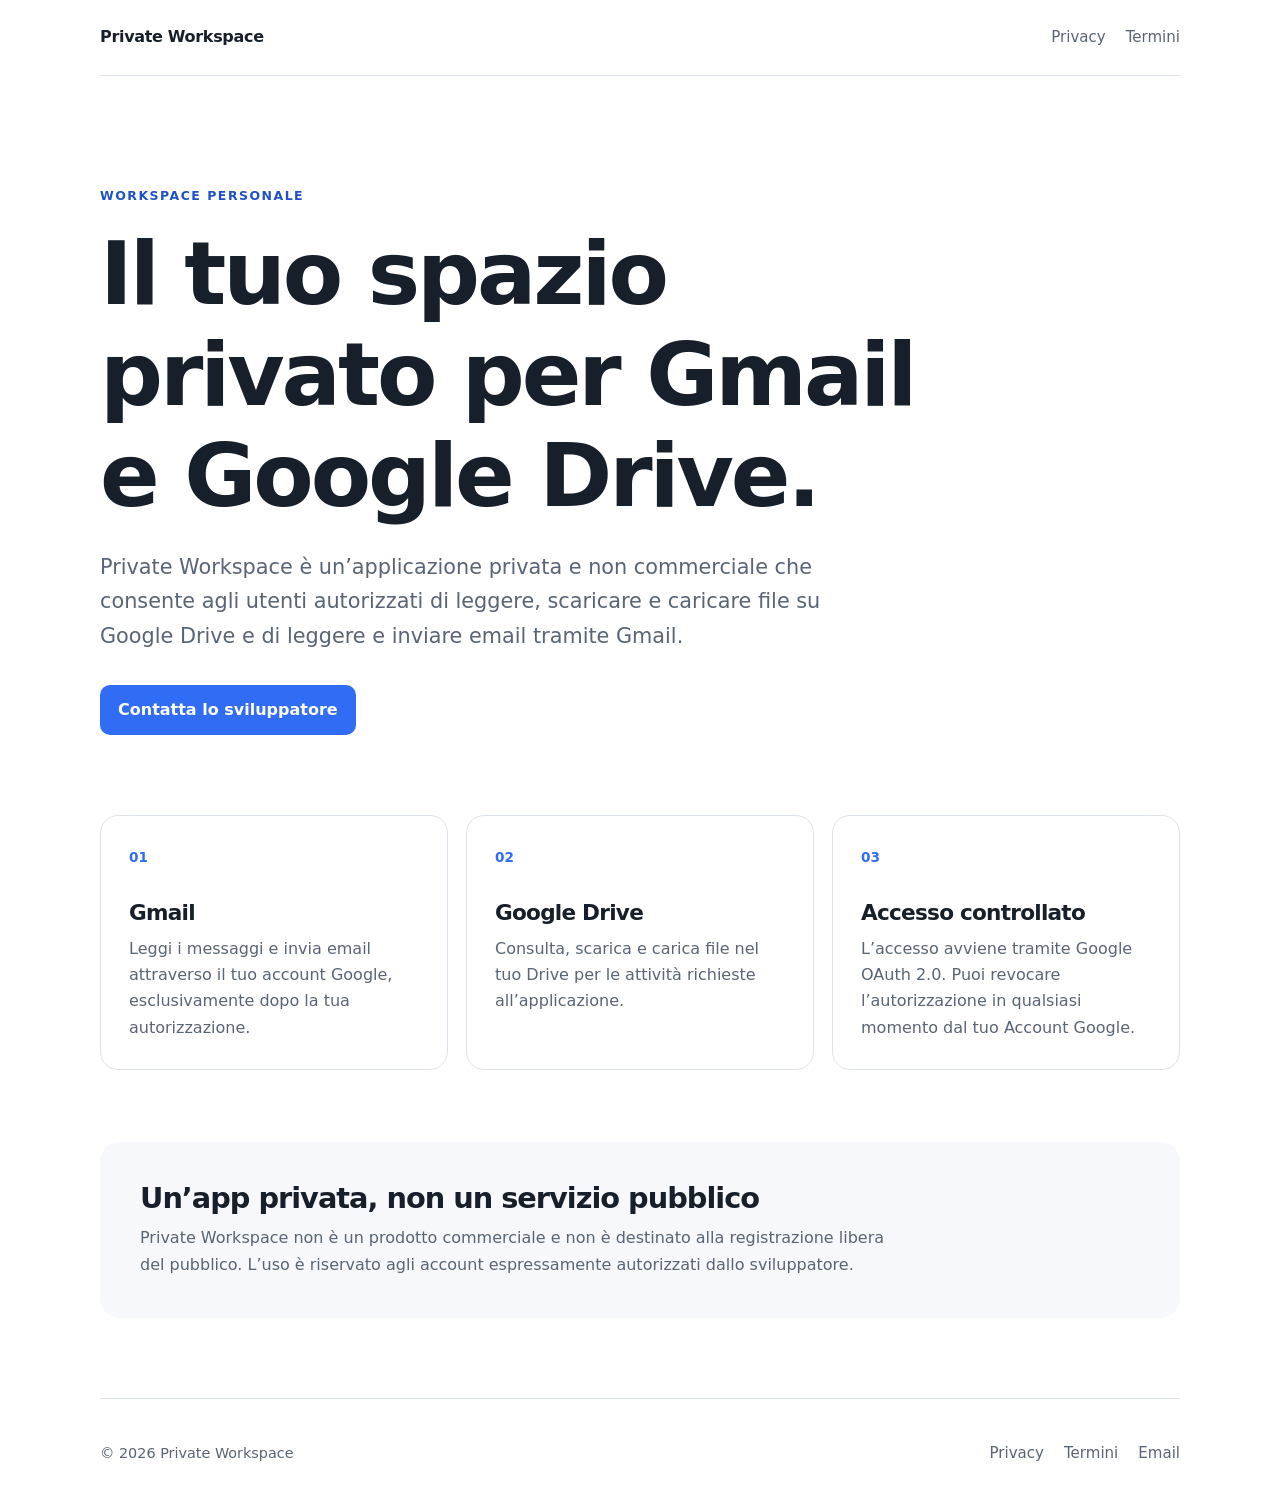
<file: index.html>
<!doctype html>
<html lang="it">
<head>
  <meta charset="utf-8">
  <meta name="viewport" content="width=device-width, initial-scale=1">
  <meta name="description" content="Private Workspace: applicazione privata per utilizzare Gmail e Google Drive in un unico spazio di lavoro.">
  <title>Private Workspace</title>
  <link rel="stylesheet" href="style.css">
</head>
<body>
  <header class="site-header">
    <a class="brand" href="index.html">Private Workspace</a>
    <nav aria-label="Navigazione principale">
      <a href="privacy.html">Privacy</a>
      <a href="terms.html">Termini</a>
    </nav>
  </header>

  <main>
    <section class="hero">
      <p class="eyebrow">Workspace personale</p>
      <h1>Il tuo spazio privato per Gmail e Google Drive.</h1>
      <p class="lead">Private Workspace è un’applicazione privata e non commerciale che consente agli utenti autorizzati di leggere, scaricare e caricare file su Google Drive e di leggere e inviare email tramite Gmail.</p>
      <a class="button" href="mailto:federico.boni.ri@gmail.com">Contatta lo sviluppatore</a>
    </section>

    <section class="grid" aria-label="Funzionalità">
      <article class="card">
        <span class="icon" aria-hidden="true">01</span>
        <h2>Gmail</h2>
        <p>Leggi i messaggi e invia email attraverso il tuo account Google, esclusivamente dopo la tua autorizzazione.</p>
      </article>
      <article class="card">
        <span class="icon" aria-hidden="true">02</span>
        <h2>Google Drive</h2>
        <p>Consulta, scarica e carica file nel tuo Drive per le attività richieste all’applicazione.</p>
      </article>
      <article class="card">
        <span class="icon" aria-hidden="true">03</span>
        <h2>Accesso controllato</h2>
        <p>L’accesso avviene tramite Google OAuth 2.0. Puoi revocare l’autorizzazione in qualsiasi momento dal tuo Account Google.</p>
      </article>
    </section>

    <section class="notice">
      <h2>Un’app privata, non un servizio pubblico</h2>
      <p>Private Workspace non è un prodotto commerciale e non è destinato alla registrazione libera del pubblico. L’uso è riservato agli account espressamente autorizzati dallo sviluppatore.</p>
    </section>
  </main>

  <footer>
    <p>© 2026 Private Workspace</p>
    <div><a href="privacy.html">Privacy</a><a href="terms.html">Termini</a><a href="mailto:federico.boni.ri@gmail.com">Email</a></div>
  </footer>
</body>
</html>
</file>
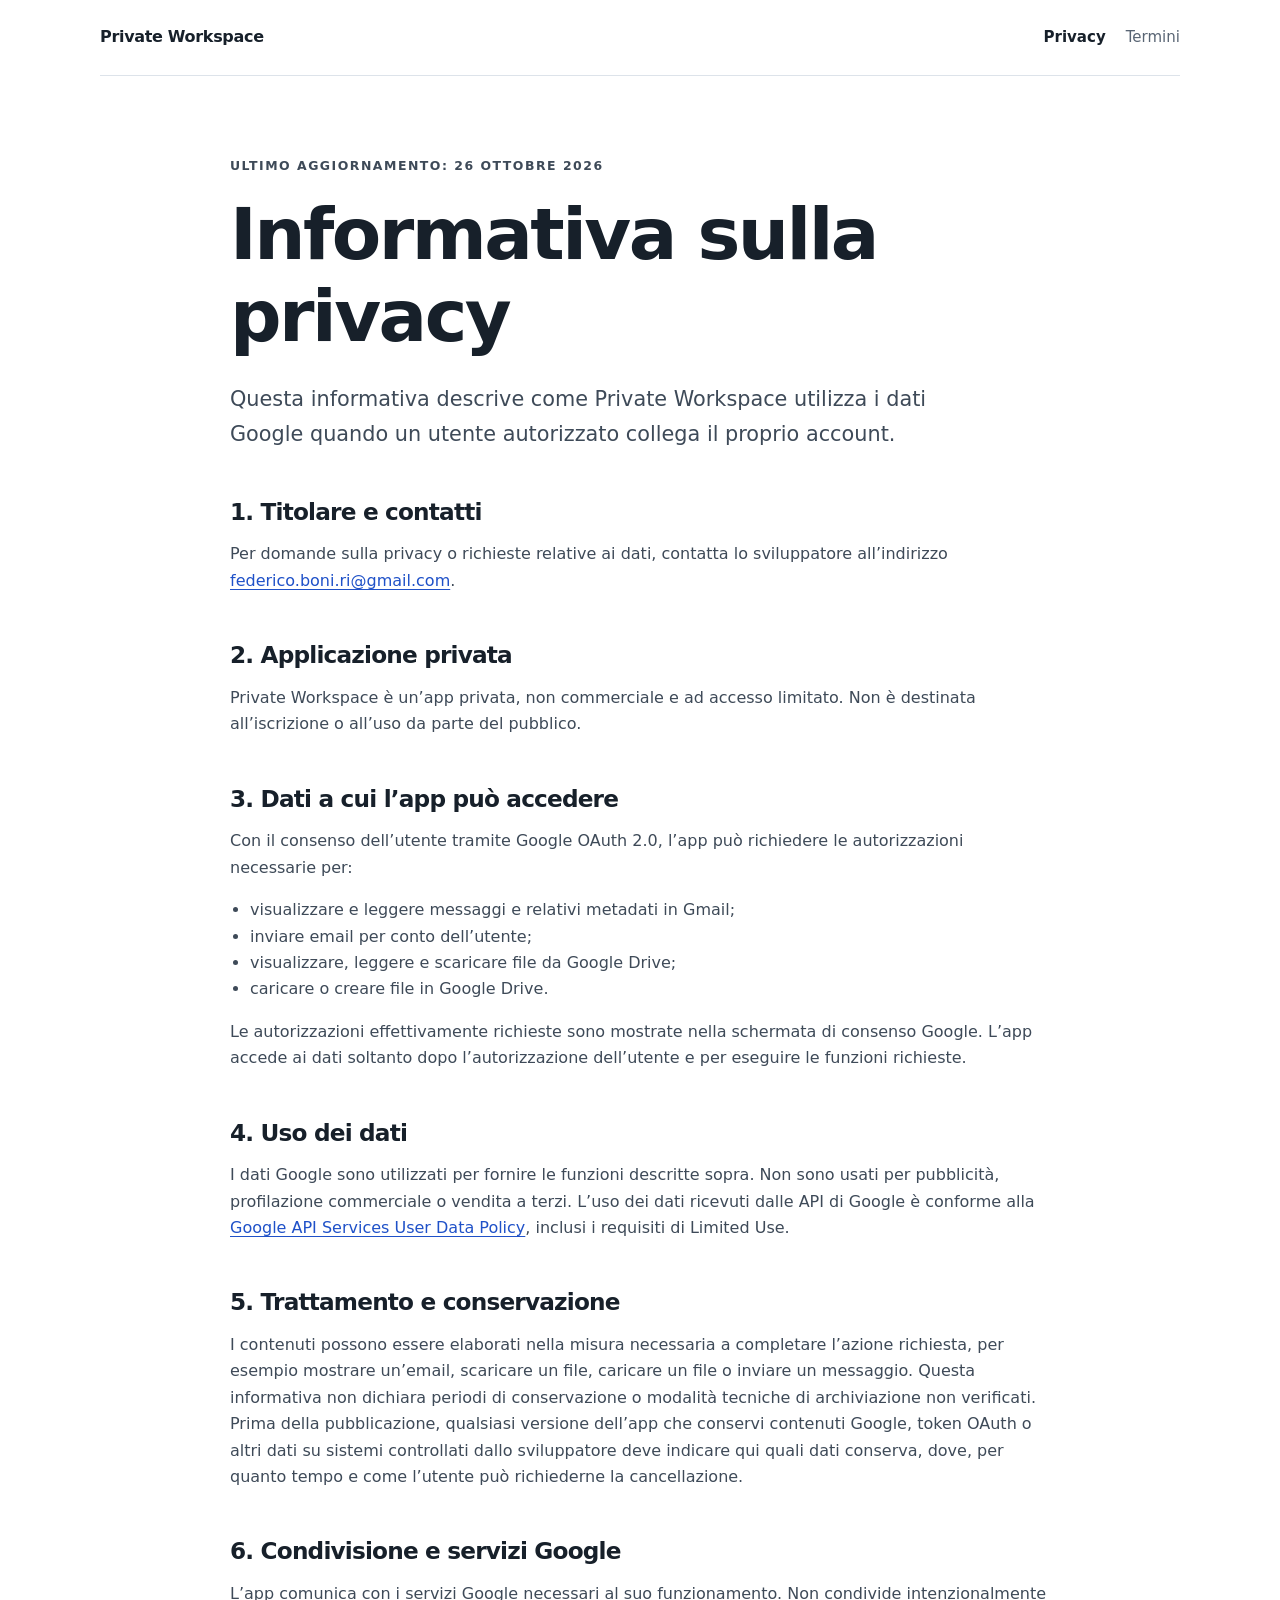
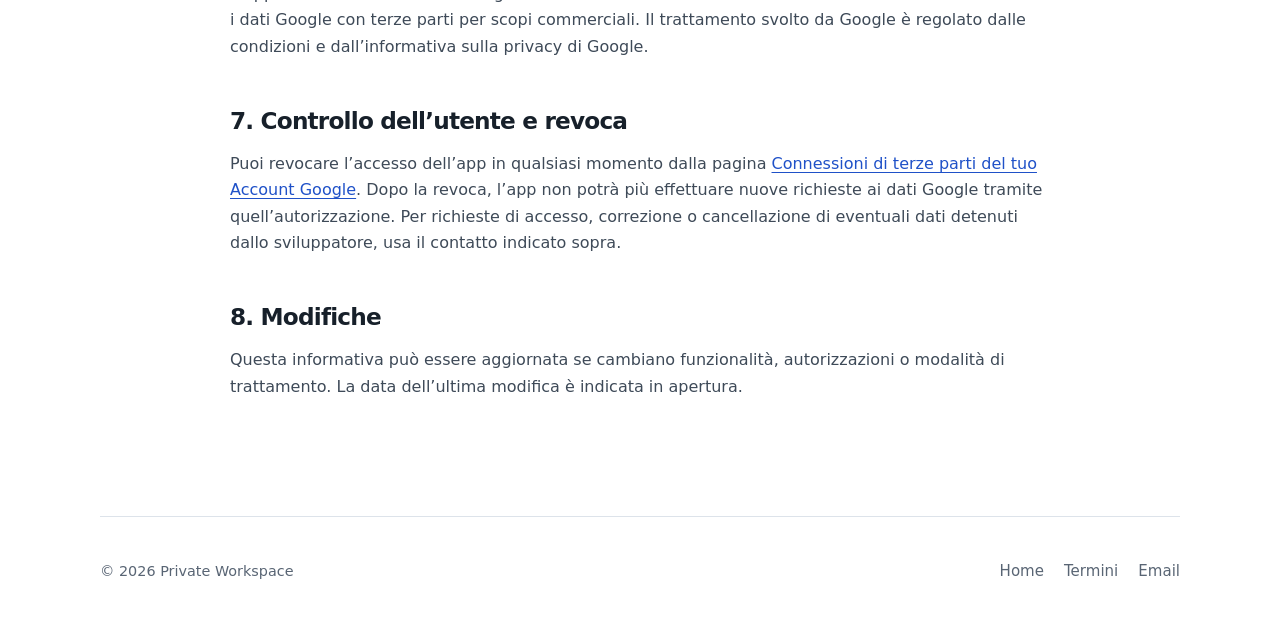
<file: privacy.html>
<!doctype html>
<html lang="it">
<head>
  <meta charset="utf-8">
  <meta name="viewport" content="width=device-width, initial-scale=1">
  <meta name="description" content="Informativa privacy di Private Workspace.">
  <title>Privacy Policy — Private Workspace</title>
  <link rel="stylesheet" href="style.css">
</head>
<body>
  <header class="site-header">
    <a class="brand" href="index.html">Private Workspace</a>
    <nav aria-label="Navigazione principale"><a aria-current="page" href="privacy.html">Privacy</a><a href="terms.html">Termini</a></nav>
  </header>
  <main class="legal">
    <p class="eyebrow">Ultimo aggiornamento: 26 ottobre 2026</p>
    <h1>Informativa sulla privacy</h1>
    <p class="lead">Questa informativa descrive come Private Workspace utilizza i dati Google quando un utente autorizzato collega il proprio account.</p>

    <h2>1. Titolare e contatti</h2>
    <p>Per domande sulla privacy o richieste relative ai dati, contatta lo sviluppatore all’indirizzo <a href="mailto:federico.boni.ri@gmail.com">federico.boni.ri@gmail.com</a>.</p>

    <h2>2. Applicazione privata</h2>
    <p>Private Workspace è un’app privata, non commerciale e ad accesso limitato. Non è destinata all’iscrizione o all’uso da parte del pubblico.</p>

    <h2>3. Dati a cui l’app può accedere</h2>
    <p>Con il consenso dell’utente tramite Google OAuth 2.0, l’app può richiedere le autorizzazioni necessarie per:</p>
    <ul>
      <li>visualizzare e leggere messaggi e relativi metadati in Gmail;</li>
      <li>inviare email per conto dell’utente;</li>
      <li>visualizzare, leggere e scaricare file da Google Drive;</li>
      <li>caricare o creare file in Google Drive.</li>
    </ul>
    <p>Le autorizzazioni effettivamente richieste sono mostrate nella schermata di consenso Google. L’app accede ai dati soltanto dopo l’autorizzazione dell’utente e per eseguire le funzioni richieste.</p>

    <h2>4. Uso dei dati</h2>
    <p>I dati Google sono utilizzati per fornire le funzioni descritte sopra. Non sono usati per pubblicità, profilazione commerciale o vendita a terzi. L’uso dei dati ricevuti dalle API di Google è conforme alla <a href="https://developers.google.com/terms/api-services-user-data-policy" rel="noopener noreferrer">Google API Services User Data Policy</a>, inclusi i requisiti di Limited Use.</p>

    <h2>5. Trattamento e conservazione</h2>
    <p>I contenuti possono essere elaborati nella misura necessaria a completare l’azione richiesta, per esempio mostrare un’email, scaricare un file, caricare un file o inviare un messaggio. Questa informativa non dichiara periodi di conservazione o modalità tecniche di archiviazione non verificati. Prima della pubblicazione, qualsiasi versione dell’app che conservi contenuti Google, token OAuth o altri dati su sistemi controllati dallo sviluppatore deve indicare qui quali dati conserva, dove, per quanto tempo e come l’utente può richiederne la cancellazione.</p>

    <h2>6. Condivisione e servizi Google</h2>
    <p>L’app comunica con i servizi Google necessari al suo funzionamento. Non condivide intenzionalmente i dati Google con terze parti per scopi commerciali. Il trattamento svolto da Google è regolato dalle condizioni e dall’informativa sulla privacy di Google.</p>

    <h2>7. Controllo dell’utente e revoca</h2>
    <p>Puoi revocare l’accesso dell’app in qualsiasi momento dalla pagina <a href="https://myaccount.google.com/connections" rel="noopener noreferrer">Connessioni di terze parti del tuo Account Google</a>. Dopo la revoca, l’app non potrà più effettuare nuove richieste ai dati Google tramite quell’autorizzazione. Per richieste di accesso, correzione o cancellazione di eventuali dati detenuti dallo sviluppatore, usa il contatto indicato sopra.</p>

    <h2>8. Modifiche</h2>
    <p>Questa informativa può essere aggiornata se cambiano funzionalità, autorizzazioni o modalità di trattamento. La data dell’ultima modifica è indicata in apertura.</p>
  </main>
  <footer><p>© 2026 Private Workspace</p><div><a href="index.html">Home</a><a href="terms.html">Termini</a><a href="mailto:federico.boni.ri@gmail.com">Email</a></div></footer>
</body>
</html>
</file>
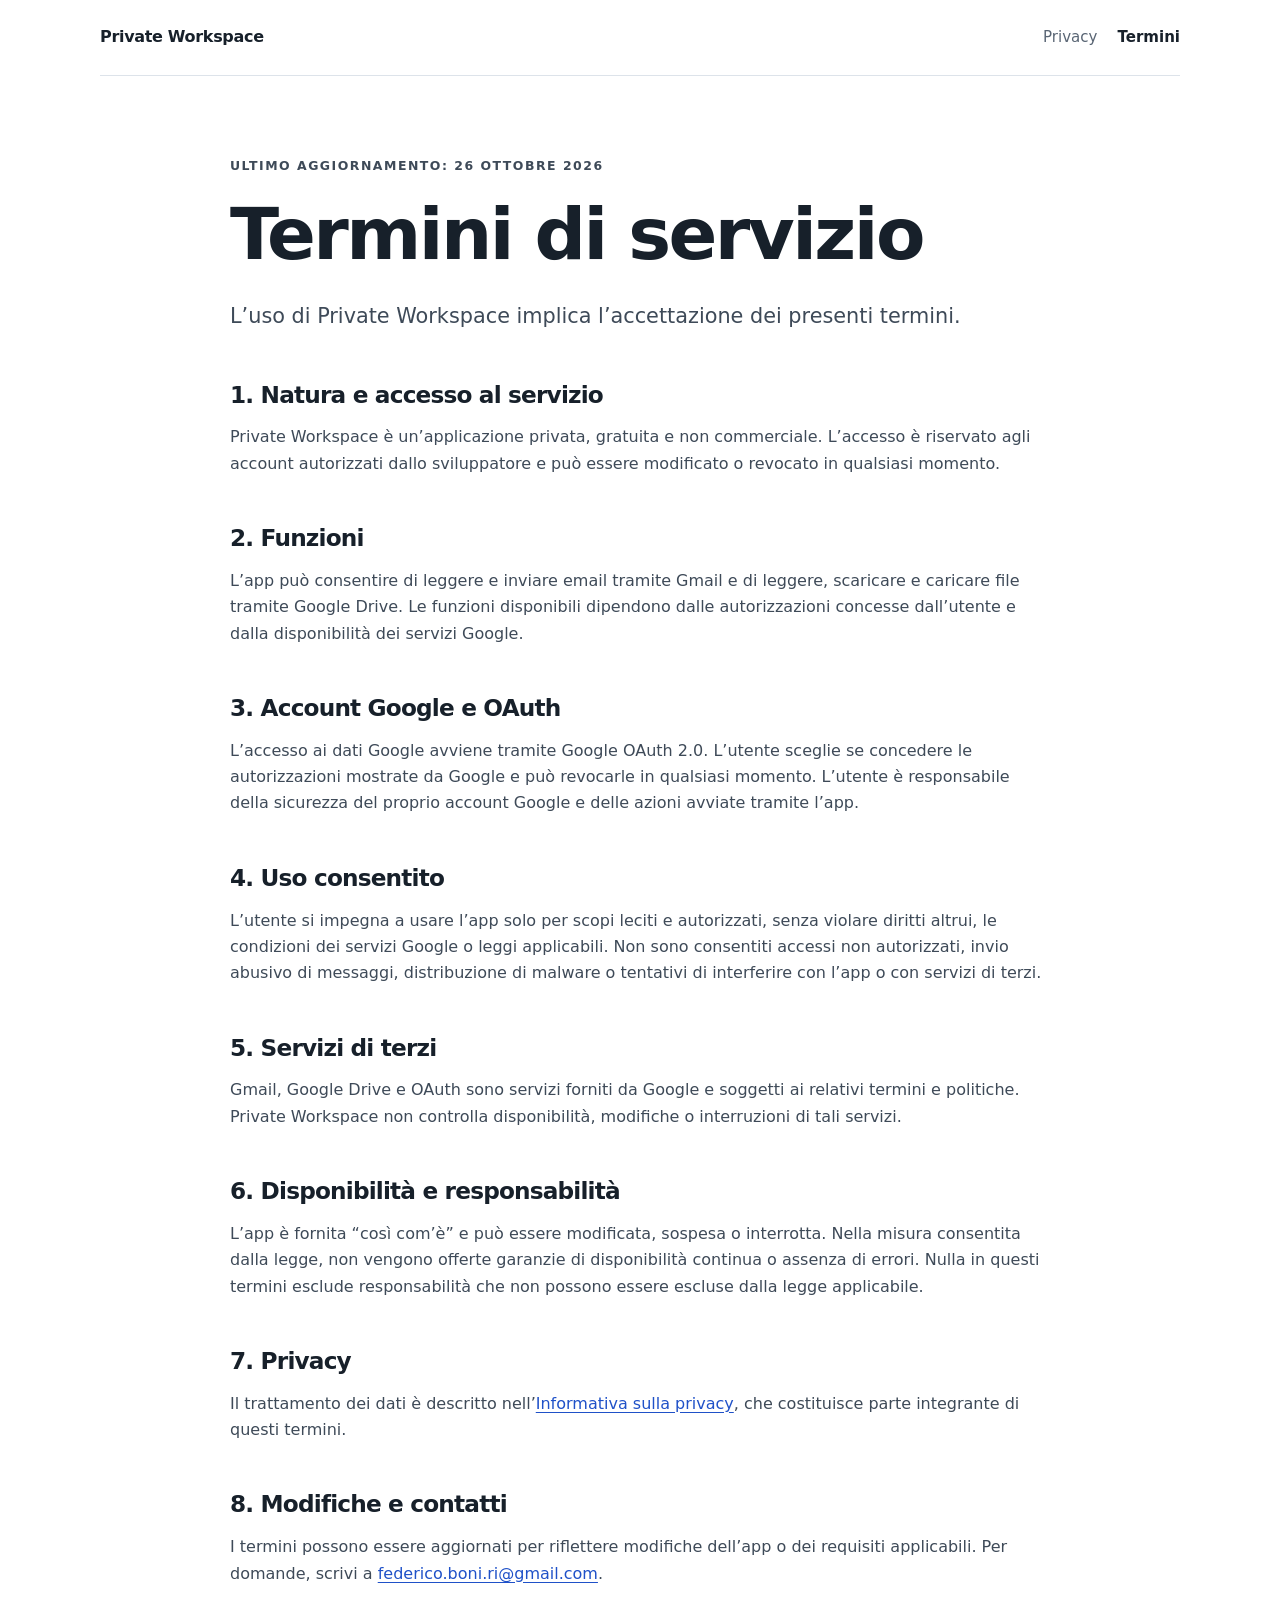
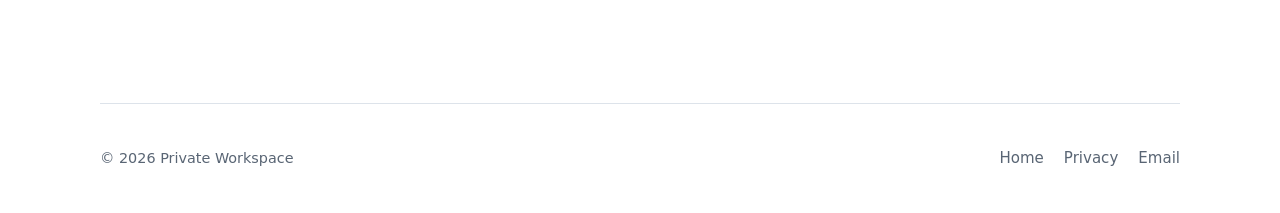
<file: terms.html>
<!doctype html>
<html lang="it">
<head>
  <meta charset="utf-8">
  <meta name="viewport" content="width=device-width, initial-scale=1">
  <meta name="description" content="Termini di servizio di Private Workspace.">
  <title>Termini di servizio — Private Workspace</title>
  <link rel="stylesheet" href="style.css">
</head>
<body>
  <header class="site-header">
    <a class="brand" href="index.html">Private Workspace</a>
    <nav aria-label="Navigazione principale"><a href="privacy.html">Privacy</a><a aria-current="page" href="terms.html">Termini</a></nav>
  </header>
  <main class="legal">
    <p class="eyebrow">Ultimo aggiornamento: 26 ottobre 2026</p>
    <h1>Termini di servizio</h1>
    <p class="lead">L’uso di Private Workspace implica l’accettazione dei presenti termini.</p>

    <h2>1. Natura e accesso al servizio</h2>
    <p>Private Workspace è un’applicazione privata, gratuita e non commerciale. L’accesso è riservato agli account autorizzati dallo sviluppatore e può essere modificato o revocato in qualsiasi momento.</p>

    <h2>2. Funzioni</h2>
    <p>L’app può consentire di leggere e inviare email tramite Gmail e di leggere, scaricare e caricare file tramite Google Drive. Le funzioni disponibili dipendono dalle autorizzazioni concesse dall’utente e dalla disponibilità dei servizi Google.</p>

    <h2>3. Account Google e OAuth</h2>
    <p>L’accesso ai dati Google avviene tramite Google OAuth 2.0. L’utente sceglie se concedere le autorizzazioni mostrate da Google e può revocarle in qualsiasi momento. L’utente è responsabile della sicurezza del proprio account Google e delle azioni avviate tramite l’app.</p>

    <h2>4. Uso consentito</h2>
    <p>L’utente si impegna a usare l’app solo per scopi leciti e autorizzati, senza violare diritti altrui, le condizioni dei servizi Google o leggi applicabili. Non sono consentiti accessi non autorizzati, invio abusivo di messaggi, distribuzione di malware o tentativi di interferire con l’app o con servizi di terzi.</p>

    <h2>5. Servizi di terzi</h2>
    <p>Gmail, Google Drive e OAuth sono servizi forniti da Google e soggetti ai relativi termini e politiche. Private Workspace non controlla disponibilità, modifiche o interruzioni di tali servizi.</p>

    <h2>6. Disponibilità e responsabilità</h2>
    <p>L’app è fornita “così com’è” e può essere modificata, sospesa o interrotta. Nella misura consentita dalla legge, non vengono offerte garanzie di disponibilità continua o assenza di errori. Nulla in questi termini esclude responsabilità che non possono essere escluse dalla legge applicabile.</p>

    <h2>7. Privacy</h2>
    <p>Il trattamento dei dati è descritto nell’<a href="privacy.html">Informativa sulla privacy</a>, che costituisce parte integrante di questi termini.</p>

    <h2>8. Modifiche e contatti</h2>
    <p>I termini possono essere aggiornati per riflettere modifiche dell’app o dei requisiti applicabili. Per domande, scrivi a <a href="mailto:federico.boni.ri@gmail.com">federico.boni.ri@gmail.com</a>.</p>
  </main>
  <footer><p>© 2026 Private Workspace</p><div><a href="index.html">Home</a><a href="privacy.html">Privacy</a><a href="mailto:federico.boni.ri@gmail.com">Email</a></div></footer>
</body>
</html>
</file>
<file: style.css>
:root {
  color-scheme: light;
  --ink: #17202a;
  --muted: #596574;
  --line: #dde3ea;
  --surface: #f6f8fb;
  --accent: #316cf4;
  --accent-dark: #1f51c8;
  --max: 1080px;
}

* { box-sizing: border-box; }
html { scroll-behavior: smooth; }
body {
  margin: 0;
  color: var(--ink);
  background: #fff;
  font-family: Inter, ui-sans-serif, system-ui, -apple-system, BlinkMacSystemFont, "Segoe UI", sans-serif;
  font-size: 16px;
  line-height: 1.65;
}
a { color: var(--accent-dark); text-underline-offset: .2em; }
a:hover { color: var(--accent); }
.site-header, footer {
  width: min(calc(100% - 40px), var(--max));
  margin-inline: auto;
  display: flex;
  align-items: center;
  justify-content: space-between;
  gap: 24px;
}
.site-header { min-height: 76px; border-bottom: 1px solid var(--line); }
.brand { color: var(--ink); font-weight: 750; letter-spacing: -.02em; text-decoration: none; }
nav, footer div { display: flex; flex-wrap: wrap; gap: 20px; }
nav a, footer a { color: var(--muted); font-size: .94rem; text-decoration: none; }
nav a[aria-current="page"] { color: var(--ink); font-weight: 650; }
main { width: min(calc(100% - 40px), var(--max)); margin-inline: auto; }
.hero { max-width: 820px; padding: 110px 0 80px; }
.eyebrow { margin: 0 0 16px; color: var(--accent-dark); font-size: .78rem; font-weight: 800; letter-spacing: .12em; text-transform: uppercase; }
h1, h2 { line-height: 1.15; letter-spacing: -.035em; }
h1 { max-width: 900px; margin: 0 0 24px; font-size: clamp(2.6rem, 7vw, 5.5rem); }
.lead { max-width: 760px; margin: 0 0 32px; color: var(--muted); font-size: clamp(1.1rem, 2vw, 1.3rem); }
.button { display: inline-block; padding: 12px 18px; border-radius: 10px; color: #fff; background: var(--accent); font-weight: 700; text-decoration: none; }
.button:hover { color: #fff; background: var(--accent-dark); }
.grid { display: grid; grid-template-columns: repeat(3, 1fr); gap: 18px; padding-bottom: 72px; }
.card { padding: 28px; border: 1px solid var(--line); border-radius: 18px; background: #fff; }
.card h2 { margin: 30px 0 10px; font-size: 1.35rem; }
.card p { margin: 0; color: var(--muted); }
.icon { color: var(--accent); font-weight: 800; font-size: .85rem; }
.notice { margin-bottom: 80px; padding: 40px; border-radius: 20px; background: var(--surface); }
.notice h2 { margin: 0 0 10px; font-size: 1.8rem; }
.notice p { max-width: 760px; margin: 0; color: var(--muted); }
.legal { max-width: 820px; padding: 80px 0 100px; }
.legal h1 { font-size: clamp(2.5rem, 6vw, 4.5rem); }
.legal h2 { margin: 48px 0 12px; font-size: 1.45rem; }
.legal p, .legal li { color: #3e4a58; }
.legal ul { padding-left: 1.25rem; }
footer { min-height: 110px; border-top: 1px solid var(--line); color: var(--muted); font-size: .9rem; }

@media (max-width: 760px) {
  .site-header, footer { width: min(calc(100% - 28px), var(--max)); }
  main { width: min(calc(100% - 28px), var(--max)); }
  .site-header { min-height: 68px; }
  .hero { padding: 72px 0 56px; }
  .grid { grid-template-columns: 1fr; padding-bottom: 48px; }
  .notice { margin-bottom: 56px; padding: 28px; }
  .legal { padding: 56px 0 72px; }
  footer { align-items: flex-start; flex-direction: column; justify-content: center; padding: 28px 0; }
  footer p { margin: 0; }
}

@media (prefers-reduced-motion: reduce) { html { scroll-behavior: auto; } }
</file>
